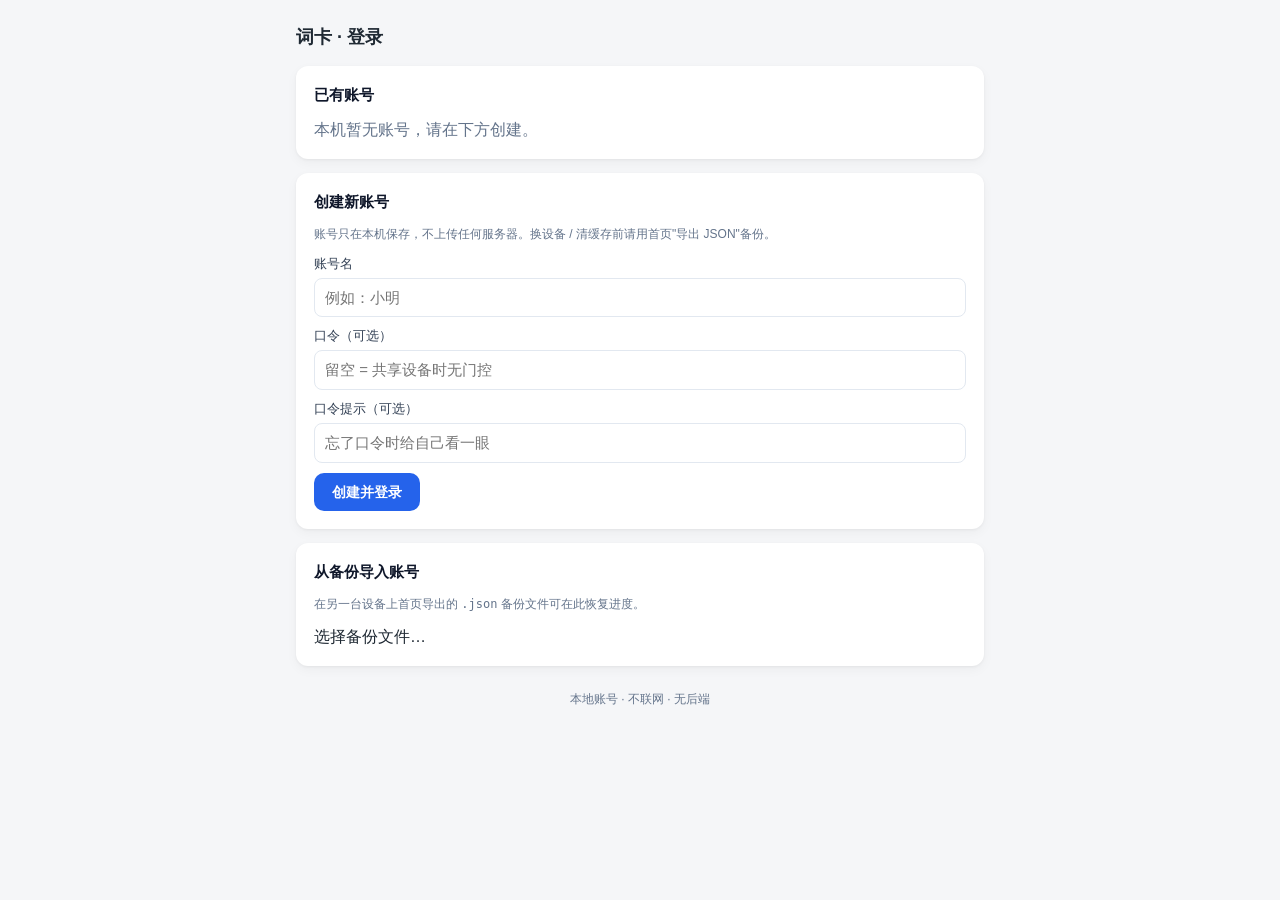
<file: index.html>
<!doctype html>
<html lang="zh-CN">
<head>
<meta charset="utf-8">
<meta name="viewport" content="width=device-width, initial-scale=1">
<title>Flashcards · 7 档词卡</title>
<link rel="stylesheet" href="assets/css/cards.css">
</head>
<body>
<div class="shell">
  <header class="topbar">
    <h1>7 档词卡</h1>
    <div class="links">
      <span id="acctChip" class="account-chip"></span>
      <a href="settings.html" title="设置">⚙ 设置</a>
      <a href="#about">说明</a>
    </div>
  </header>

  <section class="intro">
    选一档开始学习。词汇表共 2177 词,按词频等分为 7 档：
    <strong>T1</strong> 最高频 (骨架词) → <strong>T7</strong> 最低频 (长尾)。
    建议从与自己水平匹配的档位开始。<br>
    进度按账号本机保存。换设备前请导出。
  </section>

  <section class="benefits" aria-label="为什么用词卡">
    <h2 class="benefits-title">为什么用词卡 · 3 周记完 2177 词</h2>
    <ul class="benefits-grid">
      <li class="benefit-card">
        <div class="benefit-icon">🎯</div>
        <div class="benefit-body">
          <strong>主动回忆,不是反复抄</strong>
          <span>看英文先自己想中文,再翻面核对。认知科学称 "测试效应"——同样时间,记得比死记硬背多 <em>50%+</em>。</span>
        </div>
      </li>
      <li class="benefit-card">
        <div class="benefit-icon">⏱</div>
        <div class="benefit-body">
          <strong>间隔重复,不是一晚背完</strong>
          <span>对过的词按 1 / 2 / 4 / 8 / 16 天递增复现;错的词 5 分钟后再出。系统帮你在遗忘前一刻捞回来。</span>
        </div>
      </li>
      <li class="benefit-card">
        <div class="benefit-icon">🎚</div>
        <div class="benefit-body">
          <strong>把时间花在不会的词上</strong>
          <span>5 箱 Leitner:熟词沉箱、生词浮上来。不重复浪费时间背 <em>the / is / go</em>。</span>
        </div>
      </li>
      <li class="benefit-card">
        <div class="benefit-icon">📱</div>
        <div class="benefit-body">
          <strong>碎片时间,每次 5–10 分钟</strong>
          <span>课间、地铁、排队,打开就能刷 20 张。纯前端本机保存,不用联网、不用登录邮箱。</span>
        </div>
      </li>
      <li class="benefit-card">
        <div class="benefit-icon">🔀</div>
        <div class="benefit-body">
          <strong>相邻词做干扰打散</strong>
          <span>首字母 / 尾缀 / 词性相近的词自动错开,避免 <em>quiet / quite / quick</em> 搅成一锅。</span>
        </div>
      </li>
      <li class="benefit-card">
        <div class="benefit-icon">🚀</div>
        <div class="benefit-body">
          <strong>从认到写,自动解锁</strong>
          <span>一档里 80% 的词进入熟词箱,自动开启 "看中文拼英文" 产出模式。从 "我见过" 到 "我会写"。</span>
        </div>
      </li>
    </ul>
    <p class="benefits-foot">
      每天 <strong>15 分钟 × 21 天</strong> ≈ 过完 2177 词一遍 + 全部进入长期记忆。现在就从下面选一档开始 ↓
    </p>
  </section>

  <div id="tierGrid" class="tier-grid">
    <div class="spinner"></div>
  </div>

  <section class="backup-panel" id="backupPanel" hidden>
    <div>当前账号进度备份 · 换设备 / 清缓存前请导出</div>
    <button id="exportBtn" type="button">导出 JSON</button>
    <label class="file-label" for="importFile">导入 JSON…</label>
    <input type="file" id="importFile" accept="application/json">
    <span id="backupStatus" style="margin-left:8px;font-size:12px;"></span>
  </section>

  <section class="intro" id="about" style="margin-top:24px;font-size:13px;">
    <strong>学习机制：</strong>
    每张卡先出英文 + 音标,1.5 秒后选「我知道 / 不知道」;翻看释义后再确认
    是否和原本想的一致（「和我想的一样 / 其实想错了 / 学到了 / 还是没记住」），
    按 5 箱 Leitner 间隔重现（错词 5 分钟再出，对词 1/2/4/8/16 天递增）。
    同档内相邻词做了干扰打散（首字母 / 尾缀 / 词性 / 编辑距离 ≥2 条命中视为冲突）。
    档内 ≥80% 词进入 box3+ 时解锁 L1→L2 产出模式。
  </section>
</div>

<script type="module">
import { load, downloadExport, importAll, applySettings } from "./assets/js/storage.js";
import { progressStats, getTimeScale } from "./assets/js/srs.js";
import * as auth from "./assets/js/auth.js";

// ── Auth guard ──────────────────────────────────────────────────────
const me = auth.requireAuth();
if (!me) {
  location.href = "login.html";
  throw new Error("redirecting to login");
}

// Apply user settings (including SRS time-scale) before any load() call.
applySettings();

// Topbar account chip (with test-mode badge if active)
const scale = getTimeScale();
const testBadge = scale > 1
  ? `<span class="test-chip" title="测试加速中 · 1 天 → ${(24/scale).toFixed(scale===24?0:1)} 小时">⚡ ${scale}×</span> `
  : "";
document.getElementById("acctChip").innerHTML =
  `${testBadge}${escapeHtml(me.name)} · <a href="#" id="logoutLink">切换账号</a>`;
document.getElementById("logoutLink").addEventListener("click", (e) => {
  e.preventDefault();
  auth.logout();
  location.href = "login.html";
});

const grid = document.getElementById("tierGrid");

async function main() {
  let meta;
  try {
    const res = await fetch("data/meta.json", { cache: "no-cache" });
    if (!res.ok) throw new Error(`HTTP ${res.status}`);
    meta = await res.json();
  } catch (e) {
    grid.innerHTML = `<div class="error-box">加载档位元数据失败: ${e.message}<br>
      请确认 <code>data/meta.json</code> 存在，并用本地 HTTP 服务访问。</div>`;
    return;
  }

  const frag = document.createDocumentFragment();
  for (const t of meta.tiers) {
    const cards = await fetch(`data/${t.file}`, { cache: "no-cache" }).then((r) => r.json()).catch(() => []);
    const state = load(t.tier);
    const stats = progressStats(cards, state.cards || {});
    const pct = stats.total ? Math.round((stats.seen / stats.total) * 100) : 0;
    const productive = stats.productiveUnlocked ? " ✓ 产出解锁" : "";
    const dueCount = countDue(cards, state.cards || {});

    const a = document.createElement("a");
    a.href = `tier.html?t=${t.tier}`;
    a.className = "tier-card";
    a.innerHTML = `
      <div class="tier-label">
        <span class="tier-num">T${t.tier}</span>
        <span class="tier-audience">${escapeHtml(t.audience)}</span>
      </div>
      <div class="tier-meta">
        <span>${t.count} 词</span>
        <span>freq ${t.freqMin}–${t.freqMax}</span>
        <span>义教 ${t.ywCount} · 高考 ${t.gkCount}</span>
      </div>
      <div class="tier-meta" style="color:#0f172a;margin-top:4px;">
        进度 ${stats.seen}/${stats.total} · box3+ ${Math.round(stats.box3PlusRatio*100)}%${productive}
        ${dueCount > 0 ? `<span style="color:#dc2626;font-weight:600;">· 待复习 ${dueCount}</span>` : ""}
      </div>
      <div class="progress-bar"><span style="width:${pct}%"></span></div>
    `;
    frag.appendChild(a);
  }
  grid.innerHTML = "";
  grid.appendChild(frag);

  // Backup panel — wired to current user
  document.getElementById("backupPanel").hidden = false;
  document.getElementById("exportBtn").addEventListener("click", () => {
    downloadExport();
    document.getElementById("backupStatus").textContent = "已导出 ✓";
  });
  document.getElementById("importFile").addEventListener("change", async (e) => {
    const file = e.target.files?.[0];
    if (!file) return;
    try {
      const text = await file.text();
      const result = await importAll(text);
      document.getElementById("backupStatus").textContent =
        `已导入「${result.user.name}」(${result.tiersRestored} 档·${result.mode==="new"?"新建":"合并"}) ✓ 刷新中…`;
      setTimeout(() => location.reload(), 800);
    } catch (err) {
      document.getElementById("backupStatus").textContent = `导入失败: ${err.message}`;
    }
  });
}

function countDue(cards, states) {
  const now = Date.now();
  return cards.reduce((n, c) => {
    const s = states[c.id];
    return n + (s && s.box >= 1 && !s.graduated && s.due <= now ? 1 : 0);
  }, 0);
}

function escapeHtml(s) {
  return String(s ?? "").replace(/[&<>"']/g, (c) => ({
    "&": "&amp;", "<": "&lt;", ">": "&gt;", '"': "&quot;", "'": "&#39;",
  }[c]));
}

main();
</script>
</body>
</html>
</file>
<file: assets/css/cards.css>
/* ── Reset & base ───────────────────────────────────────────────────── */
*, *::before, *::after { box-sizing: border-box; }
html, body {
  margin: 0; padding: 0;
  font-family: -apple-system, BlinkMacSystemFont, "PingFang SC", "Helvetica Neue", Arial, sans-serif;
  background: #f5f6f8;
  color: #1f2933;
  line-height: 1.45;
  -webkit-tap-highlight-color: transparent;
}
button { font: inherit; cursor: pointer; }
a { color: #2563eb; text-decoration: none; }

:root {
  --accent: #2563eb;
  --good: #16a34a;
  --warn: #d97706;
  --bad: #dc2626;
  --muted: #64748b;
  --border: #e2e8f0;
  --card-bg: #ffffff;
  --shadow: 0 1px 3px rgba(0,0,0,0.05), 0 4px 12px rgba(0,0,0,0.04);
}

/* ── Layout shell ───────────────────────────────────────────────────── */
.shell {
  max-width: 720px;
  margin: 0 auto;
  padding: 16px;
}
.topbar {
  display: flex;
  align-items: center;
  justify-content: space-between;
  padding: 8px 0 16px;
}
.topbar h1 {
  font-size: 18px;
  margin: 0;
  font-weight: 600;
}
.topbar .links a { font-size: 14px; margin-left: 12px; color: var(--muted); }

/* ── Landing page · tier cards ──────────────────────────────────────── */
.intro {
  background: var(--card-bg);
  border-radius: 12px;
  padding: 16px 18px;
  box-shadow: var(--shadow);
  margin-bottom: 16px;
  font-size: 14px;
  color: #334155;
}
.intro strong { color: #0f172a; }

/* ── Landing page · benefits section ────────────────────────────────── */
.benefits {
  margin-bottom: 20px;
}
.benefits-title {
  font-size: 15px;
  font-weight: 600;
  color: #0f172a;
  margin: 4px 2px 10px;
  letter-spacing: .01em;
}
.benefits-grid {
  list-style: none;
  margin: 0;
  padding: 0;
  display: grid;
  gap: 10px;
  grid-template-columns: 1fr;
}
@media (min-width: 600px) {
  .benefits-grid { grid-template-columns: 1fr 1fr; }
}
.benefit-card {
  background: var(--card-bg);
  border-radius: 12px;
  padding: 12px 14px;
  box-shadow: var(--shadow);
  border: 1px solid var(--border);
  display: flex;
  gap: 10px;
  align-items: flex-start;
}
.benefit-icon {
  font-size: 20px;
  line-height: 1.2;
  flex-shrink: 0;
  width: 28px;
  text-align: center;
}
.benefit-body {
  display: flex;
  flex-direction: column;
  gap: 2px;
  min-width: 0;
}
.benefit-body strong {
  font-size: 14px;
  color: #0f172a;
  font-weight: 600;
}
.benefit-body span {
  font-size: 13px;
  color: #475569;
  line-height: 1.5;
}
.benefit-body em {
  font-style: normal;
  color: var(--accent);
  font-weight: 600;
}
.benefits-foot {
  margin: 12px 2px 0;
  font-size: 13px;
  color: #334155;
  text-align: center;
}
.benefits-foot strong { color: var(--accent); }

.tier-grid {
  display: grid;
  gap: 12px;
  grid-template-columns: 1fr;
}
@media (min-width: 600px) {
  .tier-grid { grid-template-columns: 1fr 1fr; }
}

.tier-card {
  display: block;
  background: var(--card-bg);
  border-radius: 12px;
  padding: 16px;
  box-shadow: var(--shadow);
  border: 1px solid var(--border);
  transition: transform .15s ease, box-shadow .15s ease;
}
.tier-card:hover { transform: translateY(-1px); box-shadow: 0 8px 24px rgba(0,0,0,0.08); }
.tier-card .tier-label {
  display: flex; align-items: baseline; justify-content: space-between;
  margin-bottom: 6px;
}
.tier-card .tier-num { font-size: 20px; font-weight: 700; color: var(--accent); }
.tier-card .tier-audience { font-size: 13px; color: var(--muted); }
.tier-card .tier-meta {
  font-size: 13px; color: #475569;
  display: flex; flex-wrap: wrap; gap: 12px;
  margin-top: 8px;
}
.tier-card .tier-meta span::before { content: "· "; color: var(--border); }
.tier-card .tier-meta span:first-child::before { content: ""; }

.progress-bar {
  height: 6px; background: #e2e8f0; border-radius: 3px;
  margin-top: 10px; overflow: hidden;
}
.progress-bar > span {
  display: block; height: 100%;
  background: linear-gradient(90deg, #60a5fa, #16a34a);
  transition: width .3s ease;
}

/* ── Tier learning page · session bar ───────────────────────────────── */
.session-bar {
  display: flex; align-items: center; justify-content: space-between;
  background: var(--card-bg);
  border-radius: 10px;
  padding: 10px 14px;
  margin-bottom: 14px;
  box-shadow: var(--shadow);
  font-size: 13px;
  color: var(--muted);
}
.session-bar .progress-wrap { flex: 1; margin: 0 10px; }
.session-bar strong { color: #0f172a; }

/* ── Card ───────────────────────────────────────────────────────────── */
.card-stage {
  perspective: 1200px;
  margin: 0 auto 16px;
  max-width: 480px;
  min-height: 320px;
}
.card {
  position: relative;
  width: 100%;
  min-height: 320px;
  transform-style: preserve-3d;
  transition: transform .55s cubic-bezier(.45,.05,.55,.95);
}
.card.flipped { transform: rotateY(180deg); }

.card-face {
  position: absolute;
  inset: 0;
  background: var(--card-bg);
  border-radius: 16px;
  box-shadow: var(--shadow);
  padding: 24px;
  display: flex;
  flex-direction: column;
  -webkit-backface-visibility: hidden;
  backface-visibility: hidden;
}
.card-face.card-back { transform: rotateY(180deg); }

/* Card front */
.card-front .word {
  font-size: 38px;
  font-weight: 700;
  text-align: center;
  margin: 36px 0 12px;
  word-break: break-word;
}
.card-front .phonetic {
  text-align: center;
  font-size: 18px;
  color: var(--muted);
  font-family: "Times New Roman", serif;
  margin-bottom: 18px;
}
.card-front .pron-btn {
  align-self: center;
  background: #f1f5f9;
  border: 1px solid var(--border);
  border-radius: 999px;
  padding: 8px 18px;
  font-size: 14px;
  color: #334155;
}
.card-front .pron-btn:disabled { opacity: .4; cursor: not-allowed; }

.card-front .productive-input {
  margin-top: auto;
  display: flex;
  flex-direction: column;
  gap: 6px;
  padding-top: 16px;
}
.card-front .productive-input input {
  font: inherit;
  font-size: 16px;
  border: 1px solid var(--border);
  border-radius: 8px;
  padding: 8px 10px;
}
.card-front .productive-input .hint { font-size: 12px; color: var(--muted); }

/* Card back */
.card-back .meaning {
  font-size: 22px;
  font-weight: 600;
  margin-bottom: 12px;
  white-space: pre-wrap;
}
.card-back .pos-badge {
  display: inline-block;
  background: #ede9fe;
  color: #6d28d9;
  border-radius: 6px;
  padding: 2px 8px;
  font-size: 12px;
  font-weight: 600;
  margin-right: 6px;
}
.card-back .forms {
  font-size: 13px;
  color: #475569;
  background: #f8fafc;
  border-left: 3px solid #cbd5e1;
  padding: 6px 10px;
  border-radius: 0 6px 6px 0;
  margin: 8px 0;
  font-family: "SF Mono", Menlo, monospace;
}
.card-back .example {
  margin: 10px 0;
  padding: 10px 12px;
  background: #f1f5f9;
  border-left: 3px solid #60a5fa;
  border-radius: 0 6px 6px 0;
}
.card-back .example .example-en {
  font-size: 15px;
  color: #0f172a;
  line-height: 1.5;
}
.card-back .example .example-cn {
  font-size: 14px;
  color: #475569;
  margin-top: 4px;
  line-height: 1.5;
}
.card-back .example .example-src {
  font-size: 12px;
  color: #94a3b8;
  margin-top: 6px;
  text-align: right;
}
.card-back .badges { margin-top: 4px; }
.card-back .badge {
  display: inline-block;
  font-size: 11px;
  padding: 2px 8px;
  border-radius: 4px;
  margin-right: 4px;
  font-weight: 500;
}
.badge.yw { background: #dcfce7; color: #166534; }
.badge.gk { background: #fef3c7; color: #92400e; }
.badge.hard { background: #fee2e2; color: #991b1b; }

.card-back .grader-feedback {
  font-size: 13px;
  margin-top: 8px;
  padding: 6px 10px;
  border-radius: 6px;
}
.grader-feedback.good { background: #dcfce7; color: #166534; }
.grader-feedback.hard { background: #fef9c3; color: #854d0e; }
.grader-feedback.again { background: #fee2e2; color: #991b1b; }

/* ── Action area ────────────────────────────────────────────────────── */
.action-area { min-height: 64px; }

.flip-btn {
  display: block;
  width: 100%;
  background: var(--accent);
  color: #fff;
  border: 0;
  border-radius: 12px;
  padding: 14px;
  font-size: 16px;
  font-weight: 600;
  transition: opacity .2s ease, background .2s ease;
}
.flip-btn:disabled {
  background: #cbd5e1;
  cursor: not-allowed;
  opacity: .8;
}

.eval-row {
  display: grid;
  grid-template-columns: 1fr 1fr 1fr 1fr;
  gap: 8px;
}
.eval-row.two-button { grid-template-columns: 1fr 1fr; }
.eval-row.single-button { display: flex; justify-content: center; }
.eval-row.single-button .eval-btn { flex: 0 1 320px; min-width: 240px; }
.eval-btn {
  background: #fff;
  border: 1px solid var(--border);
  border-radius: 12px;
  padding: 12px 8px;
  font-size: 14px;
  font-weight: 600;
  display: flex;
  flex-direction: column;
  gap: 2px;
  align-items: center;
}
.eval-btn .label { font-size: 14px; }
.eval-btn .interval { font-size: 11px; color: var(--muted); font-weight: 400; }
.eval-btn[data-eval="Again"] { color: var(--bad); border-color: #fecaca; }
.eval-btn[data-eval="Hard"]  { color: var(--warn); border-color: #fde68a; }
.eval-btn[data-eval="Good"]  { color: var(--good); border-color: #bbf7d0; }
.eval-btn[data-eval="Easy"]  { color: #0891b2; border-color: #a5f3fc; }
.eval-btn:hover:not(:disabled) { transform: translateY(-1px); }
.eval-btn:disabled { opacity: .4; cursor: not-allowed; }

/* ── Status overlays ────────────────────────────────────────────────── */
.overlay {
  background: var(--card-bg);
  border-radius: 12px;
  padding: 32px 20px;
  text-align: center;
  box-shadow: var(--shadow);
}
.overlay h2 { margin: 0 0 12px; font-size: 22px; }
.overlay p { color: var(--muted); margin: 4px 0 16px; }
.overlay .stat-row {
  display: flex; justify-content: center; gap: 20px;
  margin: 16px 0;
  font-size: 13px;
  color: #334155;
}
.overlay .stat-row strong { color: #0f172a; font-size: 18px; display: block; }
.overlay button {
  background: var(--accent);
  color: #fff;
  border: 0;
  border-radius: 10px;
  padding: 10px 20px;
  font-size: 14px;
}
.error-box {
  background: #fef2f2;
  border: 1px solid #fecaca;
  border-radius: 8px;
  color: #991b1b;
  padding: 10px 14px;
  font-size: 13px;
  margin-bottom: 12px;
}

/* ── Backup panel ───────────────────────────────────────────────────── */
.backup-panel {
  margin-top: 24px;
  padding: 14px;
  background: var(--card-bg);
  border-radius: 10px;
  font-size: 13px;
  color: var(--muted);
  box-shadow: var(--shadow);
}
.backup-panel button {
  font-size: 13px;
  padding: 6px 12px;
  border-radius: 6px;
  border: 1px solid var(--border);
  background: #fff;
  margin-right: 8px;
  margin-top: 6px;
}
.backup-panel input[type=file] { display: none; }
.backup-panel .file-label {
  display: inline-block;
  font-size: 13px;
  padding: 6px 12px;
  border-radius: 6px;
  border: 1px solid var(--border);
  background: #fff;
  cursor: pointer;
}

/* ── Auth pages ─────────────────────────────────────────────────────── */
.auth-card {
  background: var(--card-bg);
  border-radius: 12px;
  padding: 18px;
  box-shadow: var(--shadow);
  margin-bottom: 14px;
}
.auth-title {
  font-size: 15px;
  font-weight: 600;
  margin: 0 0 12px;
  color: #0f172a;
}
.user-list { display: flex; flex-direction: column; gap: 8px; }
.user-row {
  display: flex; align-items: center; justify-content: space-between;
  padding: 12px;
  border: 1px solid var(--border);
  border-radius: 10px;
  gap: 8px;
}
.user-name { font-weight: 600; color: #0f172a; }
.user-meta { font-size: 12px; color: var(--muted); margin-top: 2px; }
.user-actions { display: flex; gap: 6px; flex-shrink: 0; }

.field {
  display: flex; flex-direction: column;
  gap: 4px;
  margin-bottom: 10px;
}
.field > span { font-size: 13px; color: #334155; }
.field input {
  font: inherit;
  font-size: 15px;
  border: 1px solid var(--border);
  border-radius: 8px;
  padding: 8px 10px;
}

.primary-btn {
  background: var(--accent);
  color: #fff;
  border: 0;
  border-radius: 10px;
  padding: 9px 18px;
  font-size: 14px;
  font-weight: 600;
}
.primary-btn.small { padding: 6px 12px; font-size: 13px; }
.danger-btn {
  background: #fff;
  color: var(--bad);
  border: 1px solid #fecaca;
  border-radius: 10px;
  padding: 6px 12px;
  font-size: 13px;
  font-weight: 500;
}

.muted { color: var(--muted); }
.small { font-size: 12px; line-height: 1.5; }

.ok-box {
  background: #dcfce7;
  border: 1px solid #bbf7d0;
  border-radius: 8px;
  color: #166534;
  padding: 10px 14px;
  font-size: 13px;
  margin-bottom: 12px;
}

.migrate-box {
  background: #fef3c7;
  border: 1px solid #fde68a;
  border-radius: 8px;
  padding: 10px;
  font-size: 13px;
  margin-top: 8px;
}

.radio-group { display: flex; flex-direction: column; gap: 4px; margin-top: 6px; }
.radio-row {
  display: flex; align-items: flex-start; gap: 8px;
  padding: 8px 10px;
  border: 1px solid var(--border);
  border-radius: 8px;
  cursor: pointer;
  transition: background .15s ease;
}
.radio-row:hover { background: #f8fafc; }
.radio-row input[type=radio] { margin-top: 3px; flex-shrink: 0; }
.radio-row span { font-size: 13px; color: #334155; line-height: 1.5; }
.radio-row strong { color: #0f172a; }

/* Topbar account chip */
.account-chip {
  display: inline-flex; align-items: center; gap: 6px;
  font-size: 13px;
  color: var(--muted);
  margin-left: 12px;
}
.account-chip a { color: var(--muted); text-decoration: underline dashed; }

/* Test-mode (accelerated SRS) badge in topbar */
.test-chip {
  display: inline-block;
  font-size: 11px;
  font-weight: 600;
  color: #92400e;
  background: #fef3c7;
  border: 1px solid #fde68a;
  border-radius: 10px;
  padding: 1px 7px;
  margin-right: 6px;
  letter-spacing: .02em;
  cursor: help;
}

/* ── Utility ────────────────────────────────────────────────────────── */
.hidden { display: none !important; }
.spinner {
  width: 32px; height: 32px;
  border: 3px solid var(--border);
  border-top-color: var(--accent);
  border-radius: 50%;
  margin: 24px auto;
  animation: spin 1s linear infinite;
}
@keyframes spin { to { transform: rotate(360deg); } }
</file>
